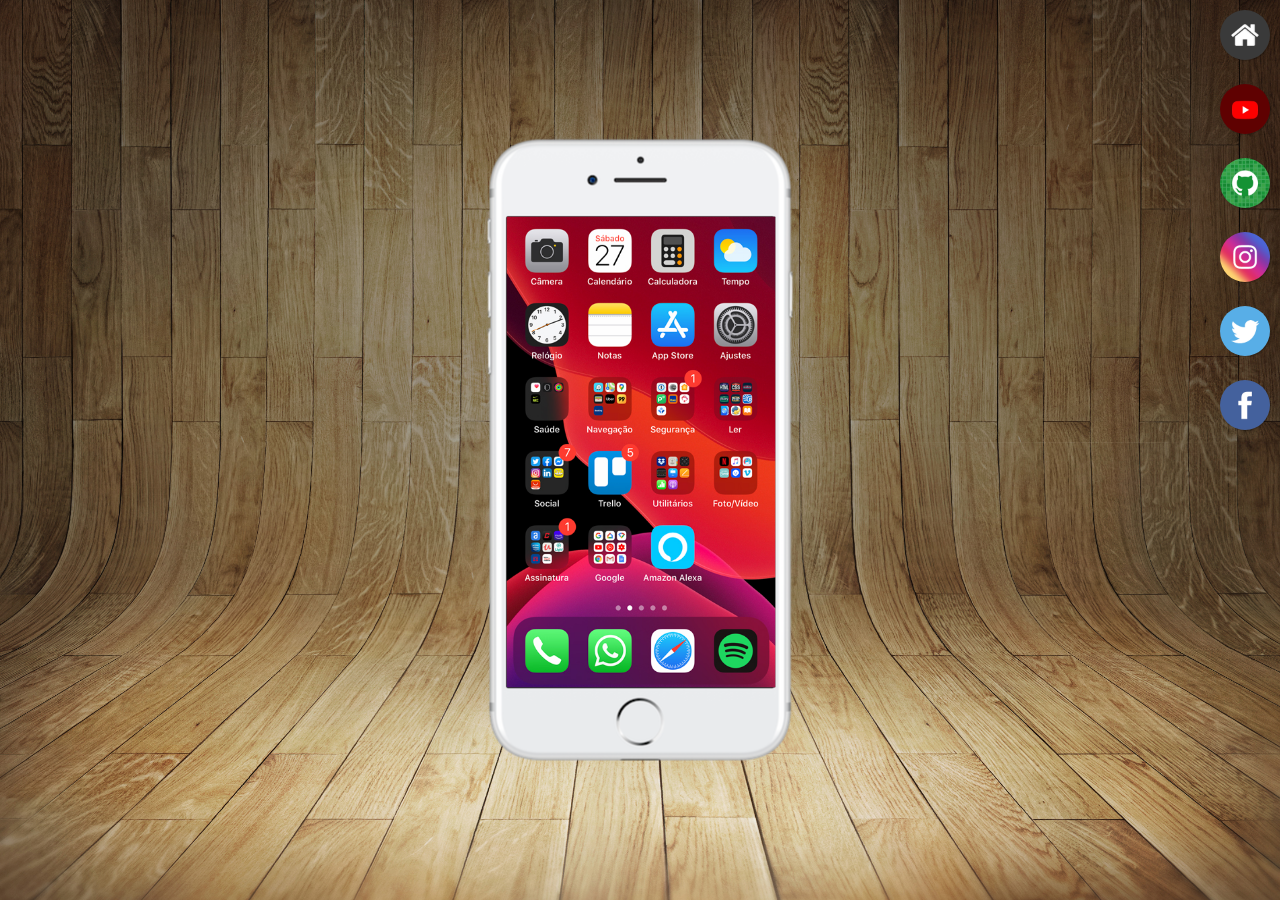
<file: index.html>
<!DOCTYPE html>
<html lang="pt-br">

<head>
    <meta charset="UTF-8">
    <meta http-equiv="X-UA-Compatible" content="IE=edge">
    <meta name="viewport" content="width=device-width, initial-scale=1.0">
    <link rel="shortcut icon" href="imagens/favicon.ico" type="image/x-icon">
    <link rel="stylesheet" href="estilos/style.css">
    <title>Redes sociais</title>
</head>

<body>

    <main>
        <section id="telefone">
            <iframe src="home.html" name="tela" id="tela" frameborder="0"></iframe>
        </section>

        <section id="redes-sociais">
            <a href="home.html" target="tela"><img src="imagens/logo-home.jpg" alt=""></a><br>
            <a href="youtube.html" target="tela"><img src="imagens/logo-youtube.jpg" alt=""></a><br>
            <a href="git.html" target="tela"><img src="imagens/logo-github.jpg" alt=""></a><br>
            <a href="" target="tela"><img src="imagens/logo-instagram.jpg" alt=""></a><br>
            <a href="" target="tela"><img src="imagens/logo-twitter.jpg" alt=""></a><br>
            <a href="" target="tela"><img src="imagens/logo-facebook.jpg" alt=""></a>

        </section>
    </main>

</body>

</html>
</file>
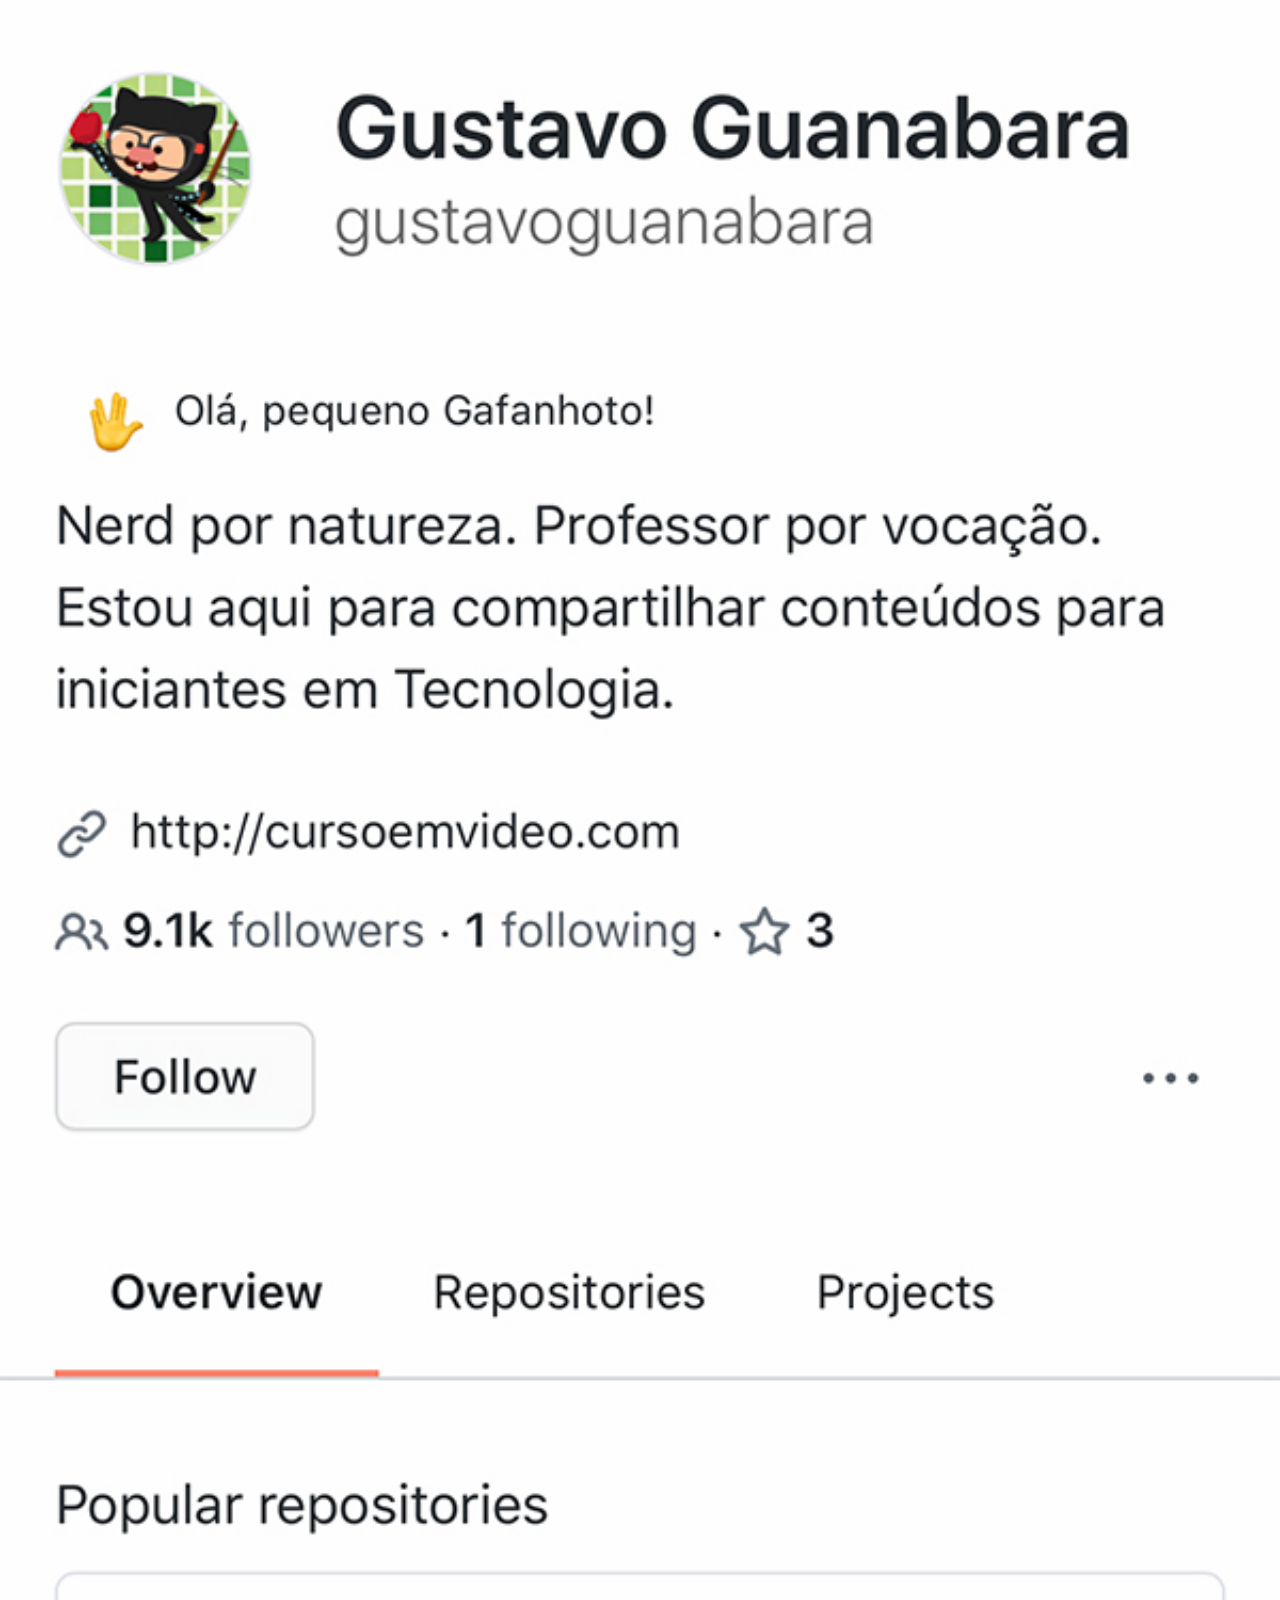
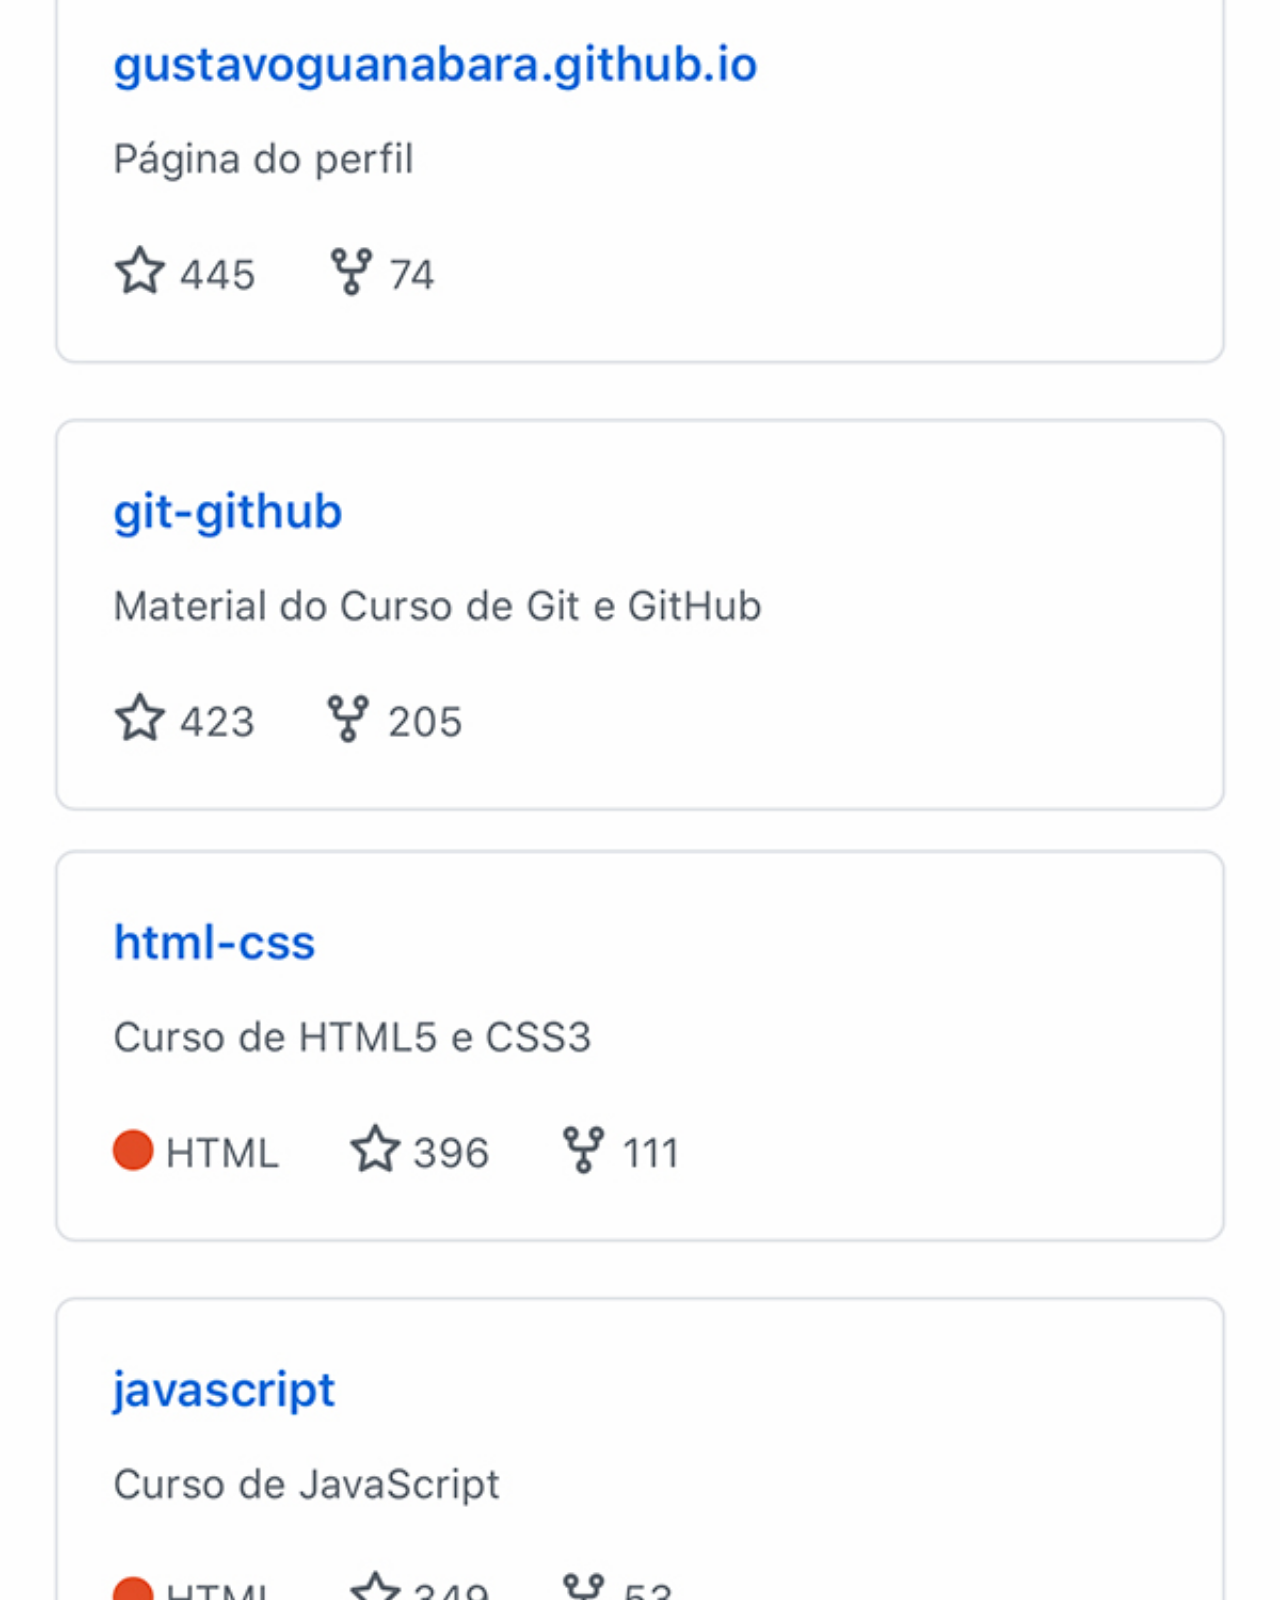
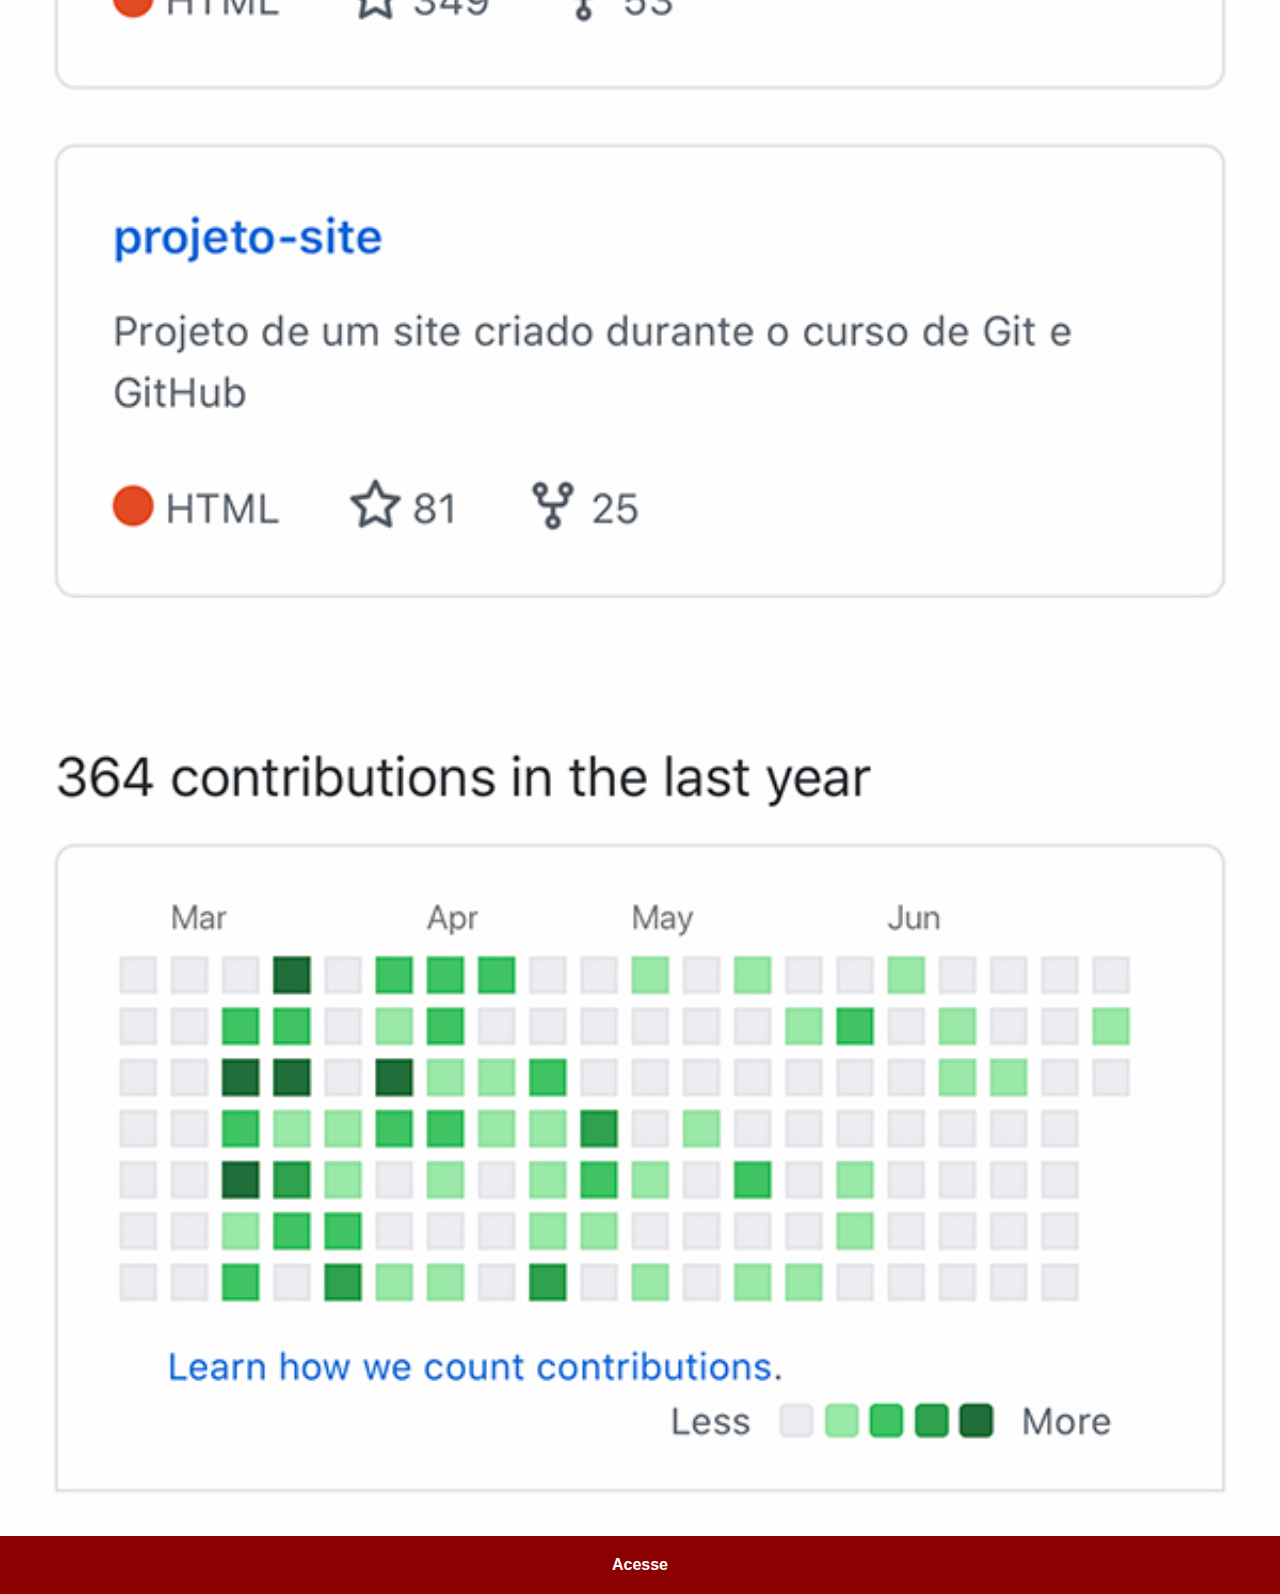
<file: git.html>
<!DOCTYPE html>
<html lang="pt-br">

<head>
    <meta charset="UTF-8">
    <meta http-equiv="X-UA-Compatible" content="IE=edge">
    <meta name="viewport" content="width=device-width, initial-scale=1.0">
    <title>Github</title>
    <link rel="stylesheet" href="estilos/social.css">
<body>
    <img src="imagens/tela-github.jpg" alt="">
    <a href="git" target="_blank">Acesse</a>
</body>

</html>
</file>
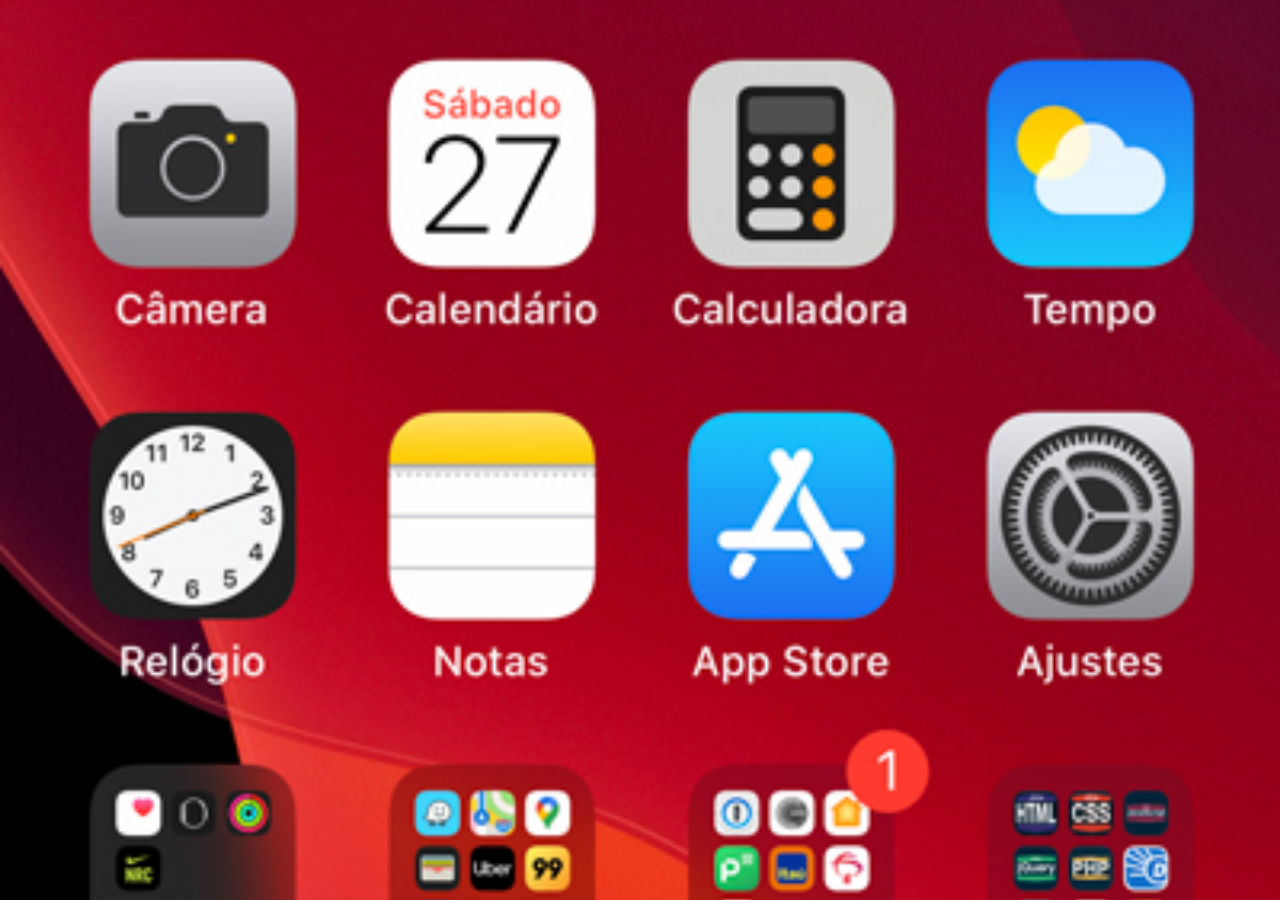
<file: home.html>
<!DOCTYPE html>
<html lang="pt-br">

<head>
    <meta charset="UTF-8">
    <meta http-equiv="X-UA-Compatible" content="IE=edge">
    <meta name="viewport" content="width=device-width, initial-scale=1.0">
    <title>Home</title>
    <style>
        * {
            margin: 0px;
            padding: 0px;
        }
        body{
            width: 100vw;
            height: 100vh;
            background: black url('imagens/tela-home.jpg') no-repeat top center;
            background-size: cover;
        }
    </style>
</head>

<body>

</body>

</html>
</file>
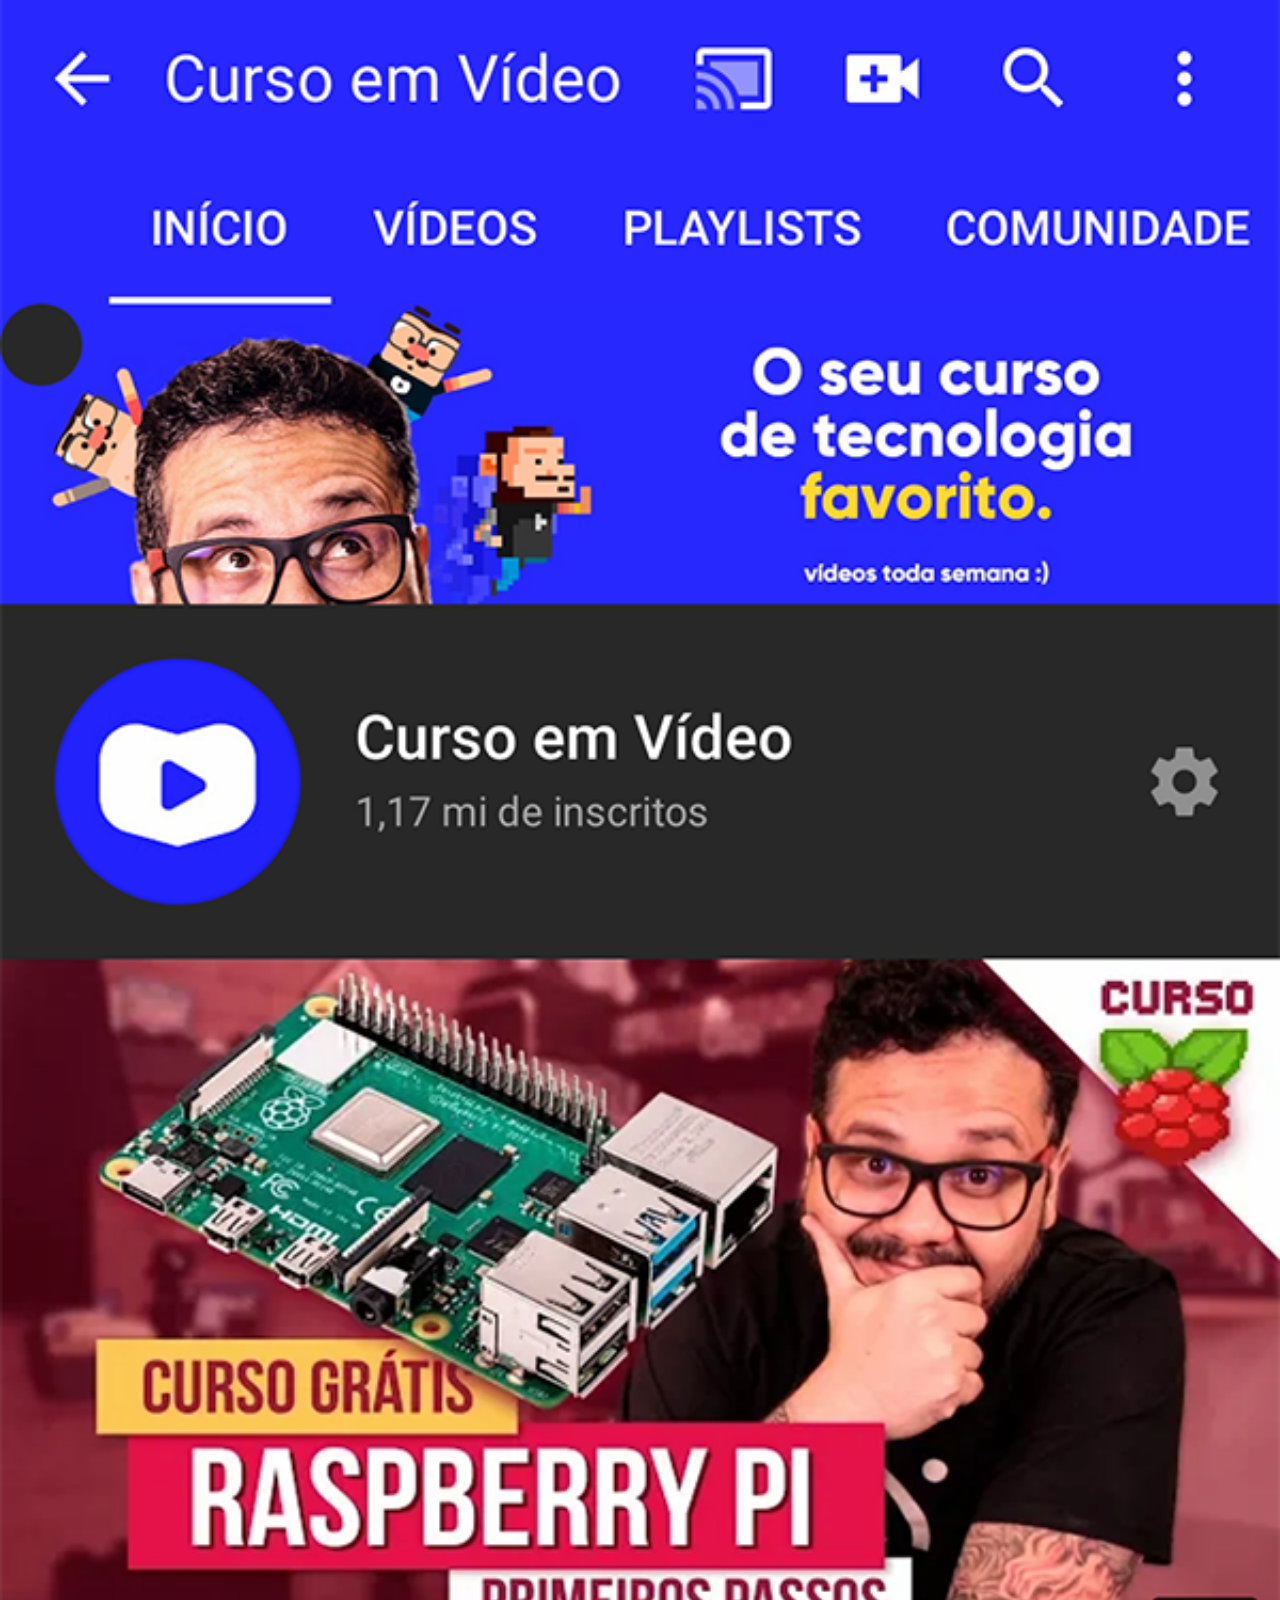
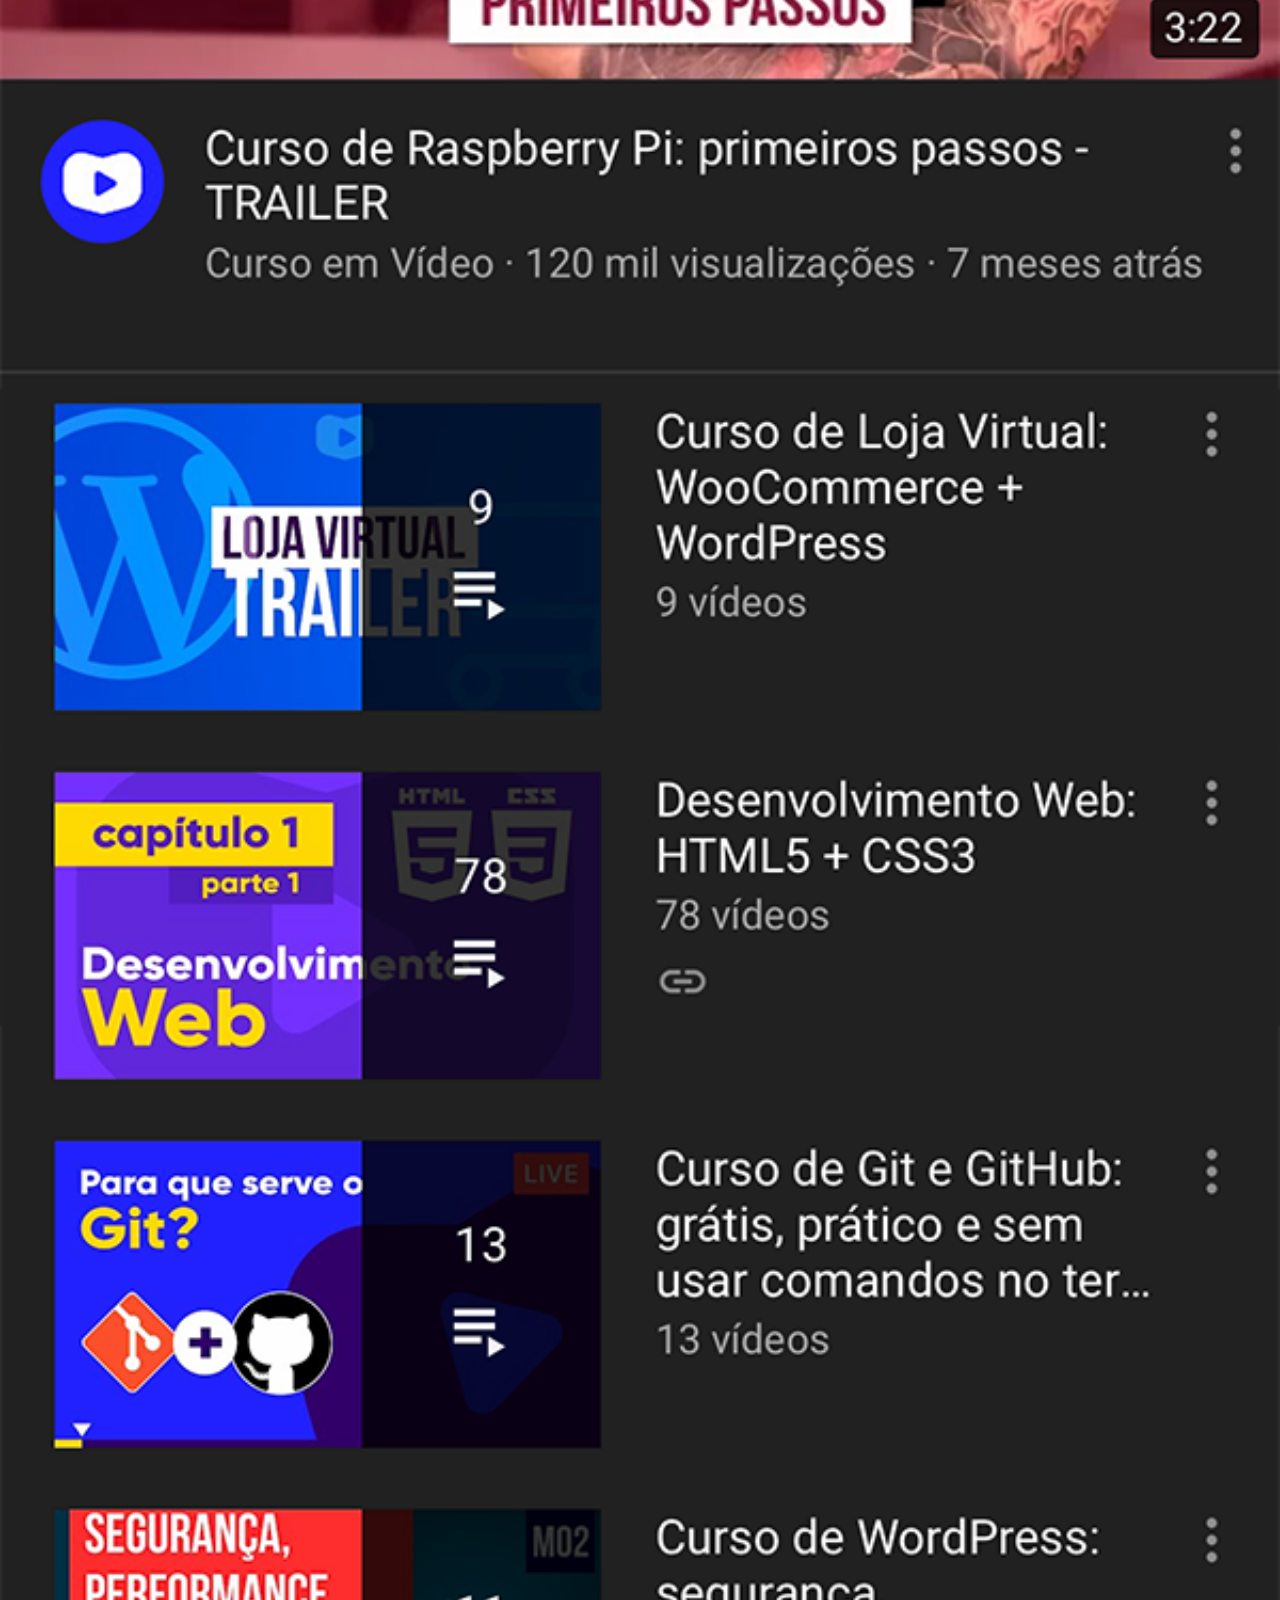
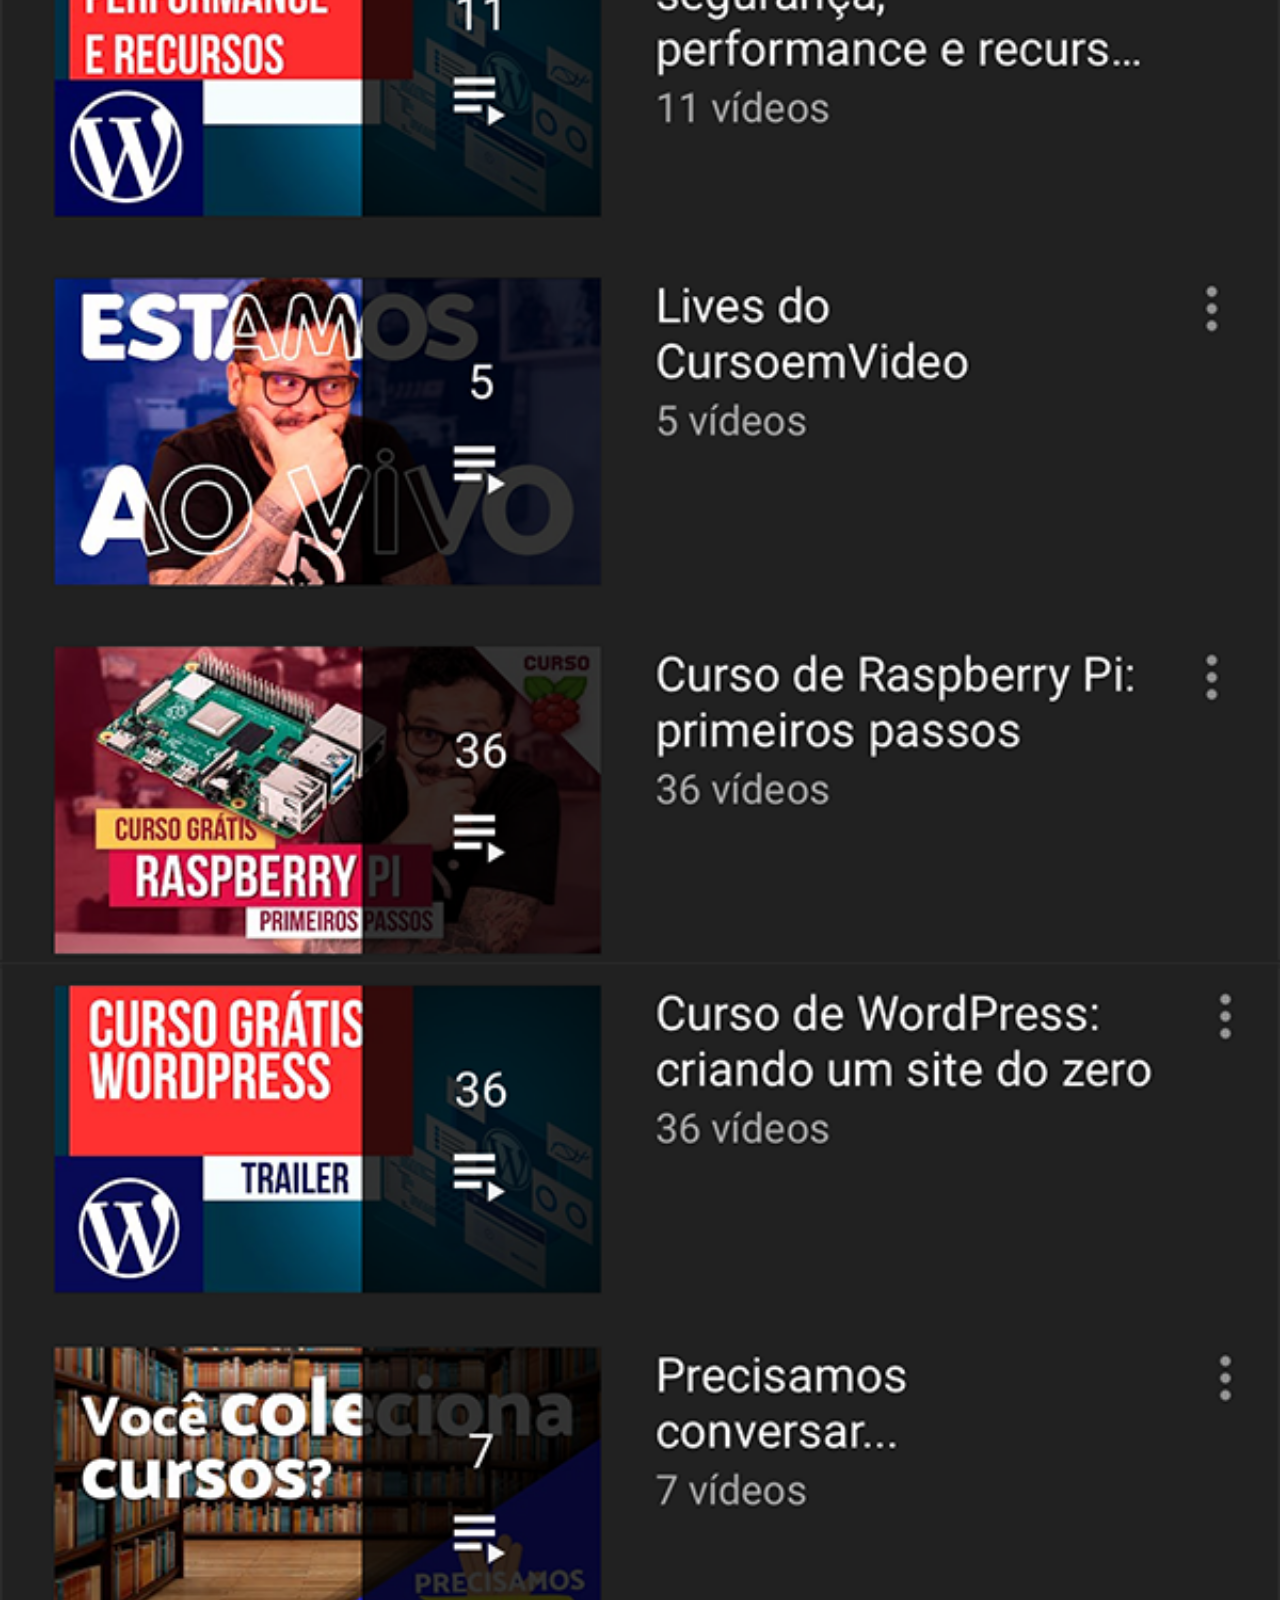
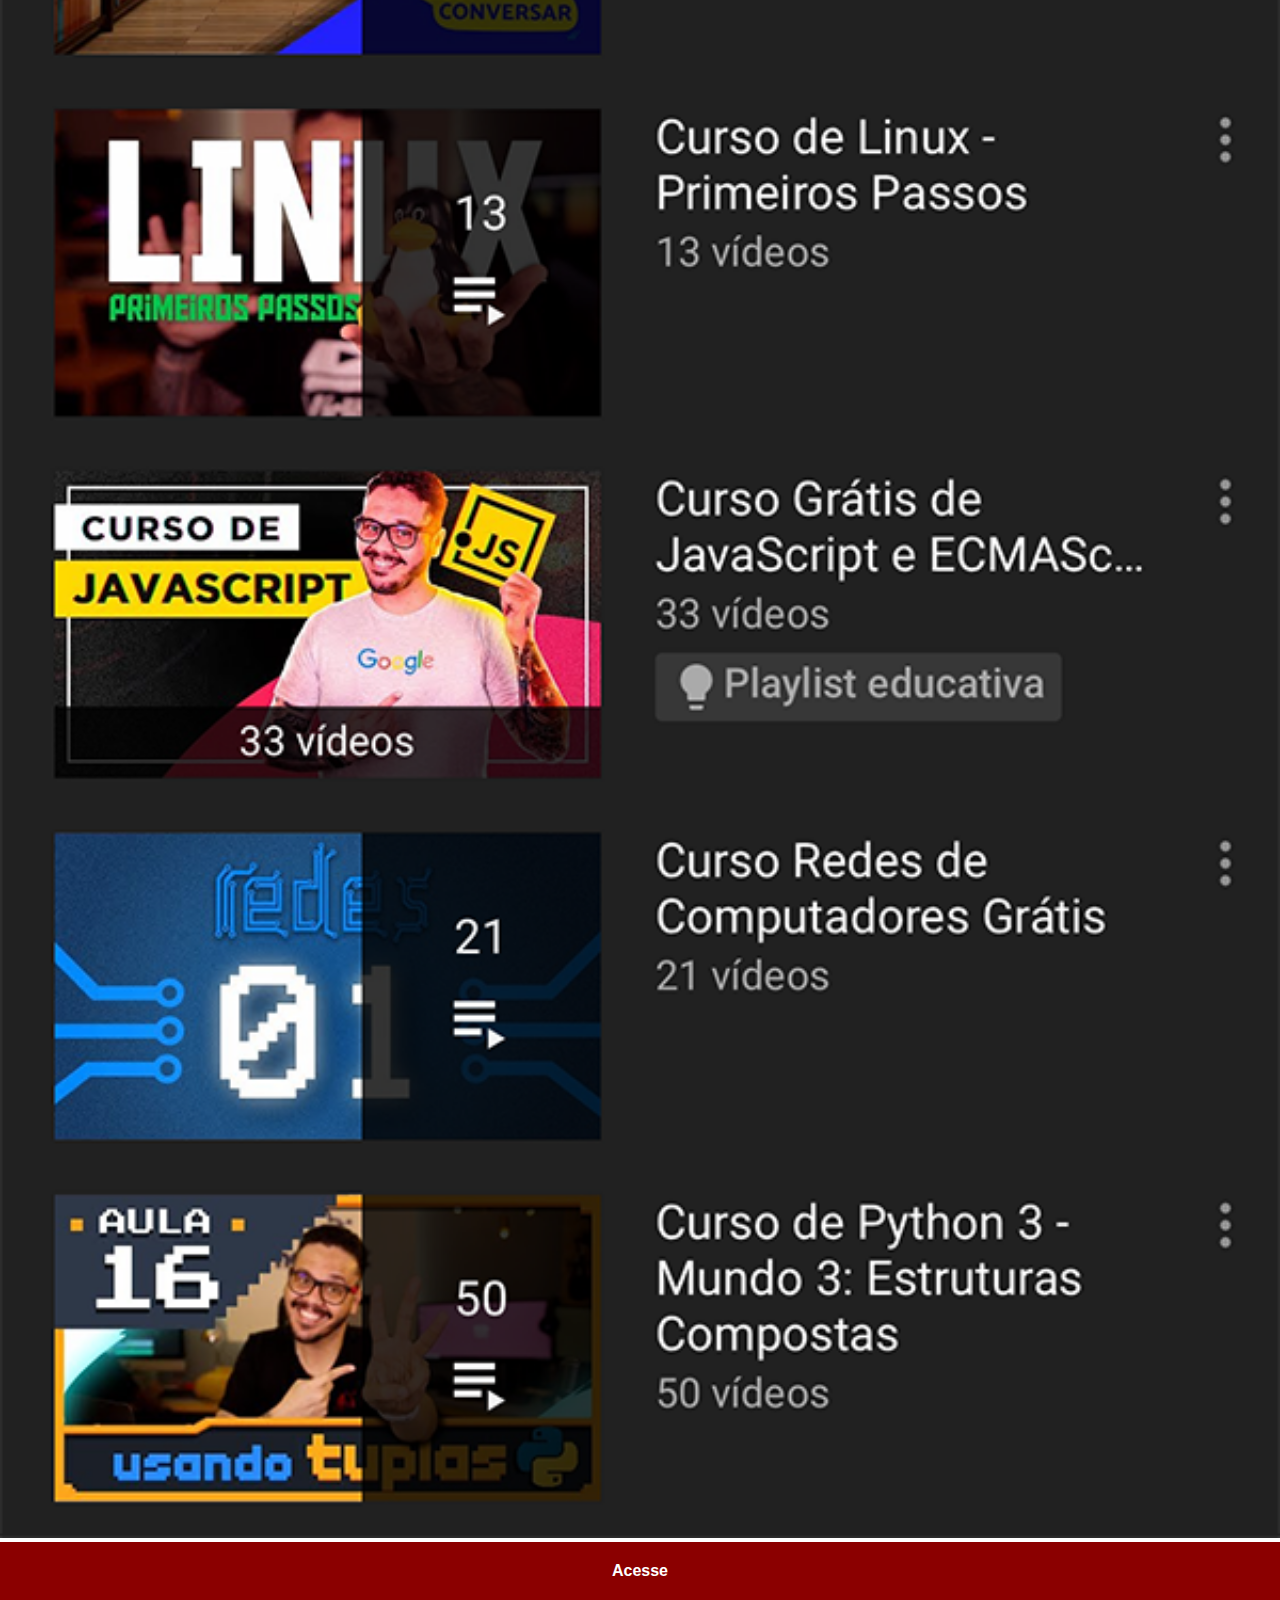
<file: youtube.html>
<!DOCTYPE html>
<html lang="pt-br">

<head>
    <meta charset="UTF-8">
    <meta http-equiv="X-UA-Compatible" content="IE=edge">
    <meta name="viewport" content="width=device-width, initial-scale=1.0">
    <title>Youtube</title>
    <link rel="stylesheet" href="estilos/social.css">
<body>
    <img src="imagens/tela-youtube.png" alt="">
    <a href="www.youtube.com/" target="_blank">Acesse</a>
</body>

</html>
</file>
<file: estilos/style.css>
@charset "UTF-8";

* {
    margin: 0px;
    padding: 0px;
    font-family: Arial, Helvetica, sans-serif;
}

html, body {
    height: 100vh;
    width: 100%;
    background-color: black;
}

body {
    background: url('../imagens/fundo-madeira.jpg') no-repeat top center;
    background-size: cover;
    background-attachment: fixed;
}

main {
    position: relative;
    height: 100vh;
}

#telefone {
    position: absolute;
    top: 50%;
    left: 50%;
    transform: translate(-50%, -50%);
    width: 311px;
    height: 627px;
    background-image: url('../imagens/frame-iphone.png');
}
#tela{
    position: relative;
    top: 80px;
    left: 22px;
    width: 269px;
    height: 471px;

}
#redes-sociais{
    text-align: right;
}
#redes-sociais img{
    width: 50px;
    margin: 10px;
    border-radius: 50%;
    box-shadow: 1px 1px 1px rgba(0, 0, 0, 0.219);
    box-sizing: border-box;

}
#redes-sociais img:hover{
border: 2px solid white;
transform: translate(-3px,-3px);
transition: 0.5s;

}
</file>
<file: estilos/social.css>
* {
    margin: 0px;
    padding: 0px;
    font-family: Arial, Helvetica, sans-serif;
}
::-webkit-scrollbar{
    width: 0px;
    height: 0pxs;
}
img {
    width: 100vw;
}

a {
    display: block;
    background-color: darkred;
    color: white;
    padding: 20px;
    text-align: center;
    font-weight: bold;
    text-decoration: none;
}
a:hover{
    background-color: red;
    color: white;
}
</file>
